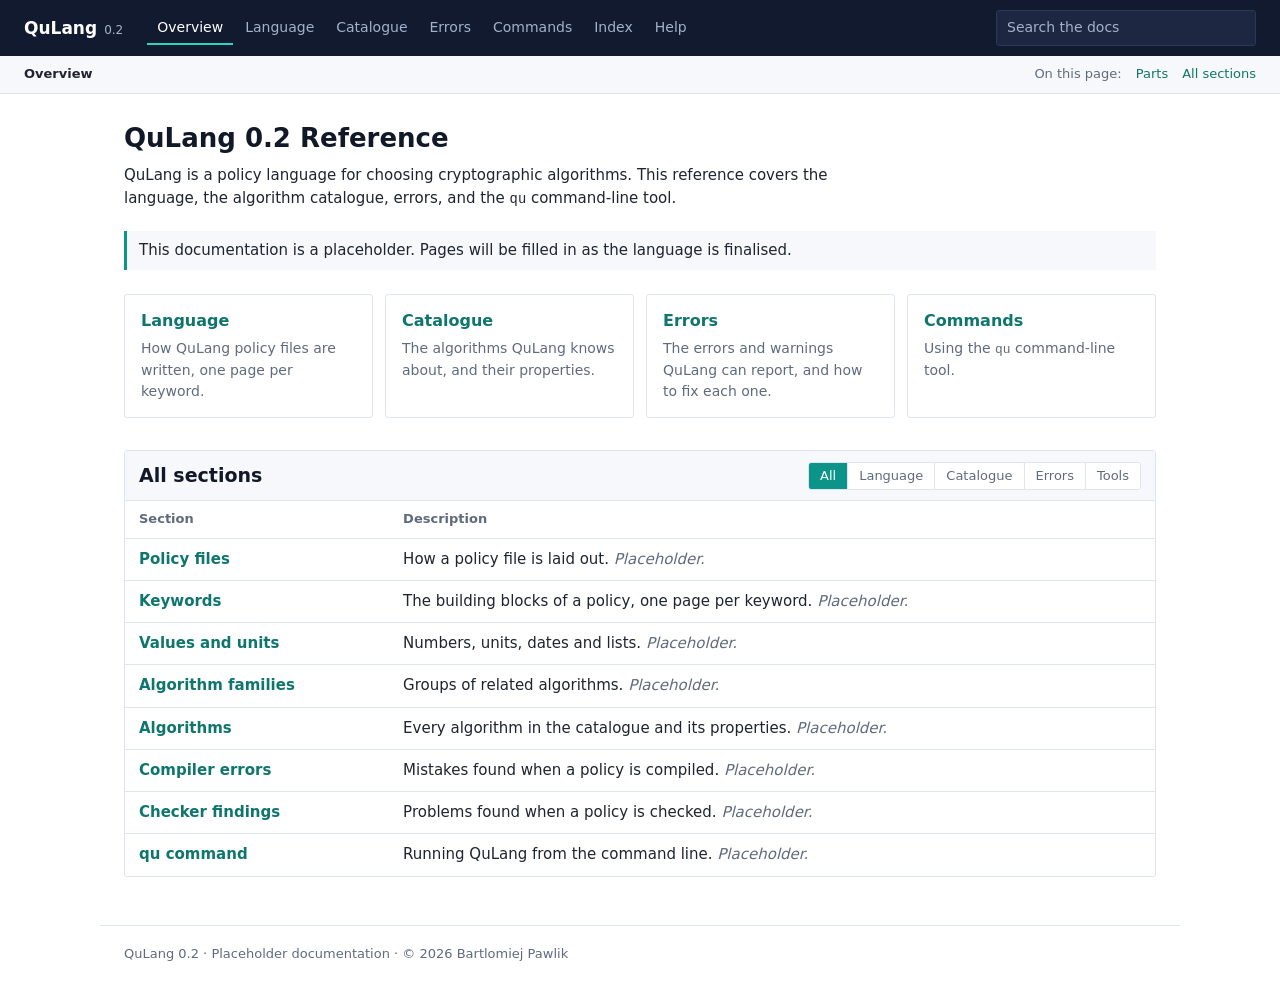
<file: index.html>
<!DOCTYPE html>
<html lang="en">
<head>
<meta charset="utf-8">
<meta name="viewport" content="width=device-width, initial-scale=1">
<title>Overview · QuLang 0.2</title>
<link rel="icon" href="assets/logo.svg" type="image/svg+xml">
<link rel="stylesheet" href="assets/style.css">
<script src="assets/search.js" defer></script>
</head>
<body data-root="">
<a class="skip" href="#main">Skip to content</a>
<header class="site-header">
  <div class="bar">
    <a class="brand" href="index.html"><span class="name">QuLang</span><span class="version">0.2</span></a>
    <nav class="mainnav" aria-label="Main">
      <a href="index.html" class="active" aria-current="page">Overview</a>
      <a href="language/index.html">Language</a>
      <a href="catalogue/index.html">Catalogue</a>
      <a href="errors/index.html">Errors</a>
      <a href="commands/index.html">Commands</a>
      <a href="index-all.html">Index</a>
      <a href="help.html">Help</a>
    </nav>
    <div class="search" role="search">
      <input id="search-input" type="search" placeholder="Search the docs" aria-label="Search the docs" autocomplete="off">
      <ul id="search-results" hidden></ul>
    </div>
  </div>
  <div class="subbar">
    <nav class="crumbs" aria-label="Breadcrumb"><span aria-current="page">Overview</span></nav>
    <nav class="onpage" aria-label="On this page"><span class="label">On this page</span><a href="#parts">Parts</a><a href="#sections">All sections</a></nav>
  </div>
</header>

<main id="main" class="page">
  <h1>QuLang 0.2 Reference</h1>
  <p class="lead">QuLang is a policy language for choosing cryptographic algorithms. This reference covers the language, the algorithm catalogue, errors, and the <code>qu</code> command-line tool.</p>

  <p class="notice">This documentation is a placeholder. Pages will be filled in as the language is finalised.</p>

  <section id="parts" class="cards" aria-label="Parts of the documentation">
    <a class="card" href="language/index.html">
      <h3>Language</h3>
      <p>How QuLang policy files are written, one page per keyword.</p>
    </a>
    <a class="card" href="catalogue/index.html">
      <h3>Catalogue</h3>
      <p>The algorithms QuLang knows about, and their properties.</p>
    </a>
    <a class="card" href="errors/index.html">
      <h3>Errors</h3>
      <p>The errors and warnings QuLang can report, and how to fix each one.</p>
    </a>
    <a class="card" href="commands/index.html">
      <h3>Commands</h3>
      <p>Using the <code>qu</code> command-line tool.</p>
    </a>
  </section>

  <section class="panel" id="sections">
    <div class="panel-head">
      <h2>All sections</h2>
      <div class="segmented" role="tablist" aria-label="Filter sections" data-table="overview-table">
        <button role="tab" aria-selected="true" data-filter="all">All</button>
        <button role="tab" aria-selected="false" data-filter="language">Language</button>
        <button role="tab" aria-selected="false" data-filter="catalogue">Catalogue</button>
        <button role="tab" aria-selected="false" data-filter="errors">Errors</button>
        <button role="tab" aria-selected="false" data-filter="tools">Tools</button>
      </div>
    </div>
    <table class="summary" id="overview-table">
      <thead><tr><th scope="col">Section</th><th scope="col">Description</th></tr></thead>
      <tbody>
        <tr data-group="language"><td><a href="language/index.html">Policy files</a></td><td>How a policy file is laid out. <span class="placeholder">Placeholder.</span></td></tr>
        <tr data-group="language"><td><a href="language/index.html">Keywords</a></td><td>The building blocks of a policy, one page per keyword. <span class="placeholder">Placeholder.</span></td></tr>
        <tr data-group="language"><td><a href="language/index.html">Values and units</a></td><td>Numbers, units, dates and lists. <span class="placeholder">Placeholder.</span></td></tr>
        <tr data-group="catalogue"><td><a href="catalogue/index.html">Algorithm families</a></td><td>Groups of related algorithms. <span class="placeholder">Placeholder.</span></td></tr>
        <tr data-group="catalogue"><td><a href="catalogue/index.html">Algorithms</a></td><td>Every algorithm in the catalogue and its properties. <span class="placeholder">Placeholder.</span></td></tr>
        <tr data-group="errors"><td><a href="errors/index.html">Compiler errors</a></td><td>Mistakes found when a policy is compiled. <span class="placeholder">Placeholder.</span></td></tr>
        <tr data-group="errors"><td><a href="errors/index.html#findings">Checker findings</a></td><td>Problems found when a policy is checked. <span class="placeholder">Placeholder.</span></td></tr>
        <tr data-group="tools"><td><a href="commands/index.html">qu command</a></td><td>Running QuLang from the command line. <span class="placeholder">Placeholder.</span></td></tr>
      </tbody>
    </table>
  </section>
</main>

<footer class="site-footer">QuLang 0.2 &middot; Placeholder documentation &middot; &copy; 2026 Bartlomiej Pawlik</footer>
</body>
</html>
</file>
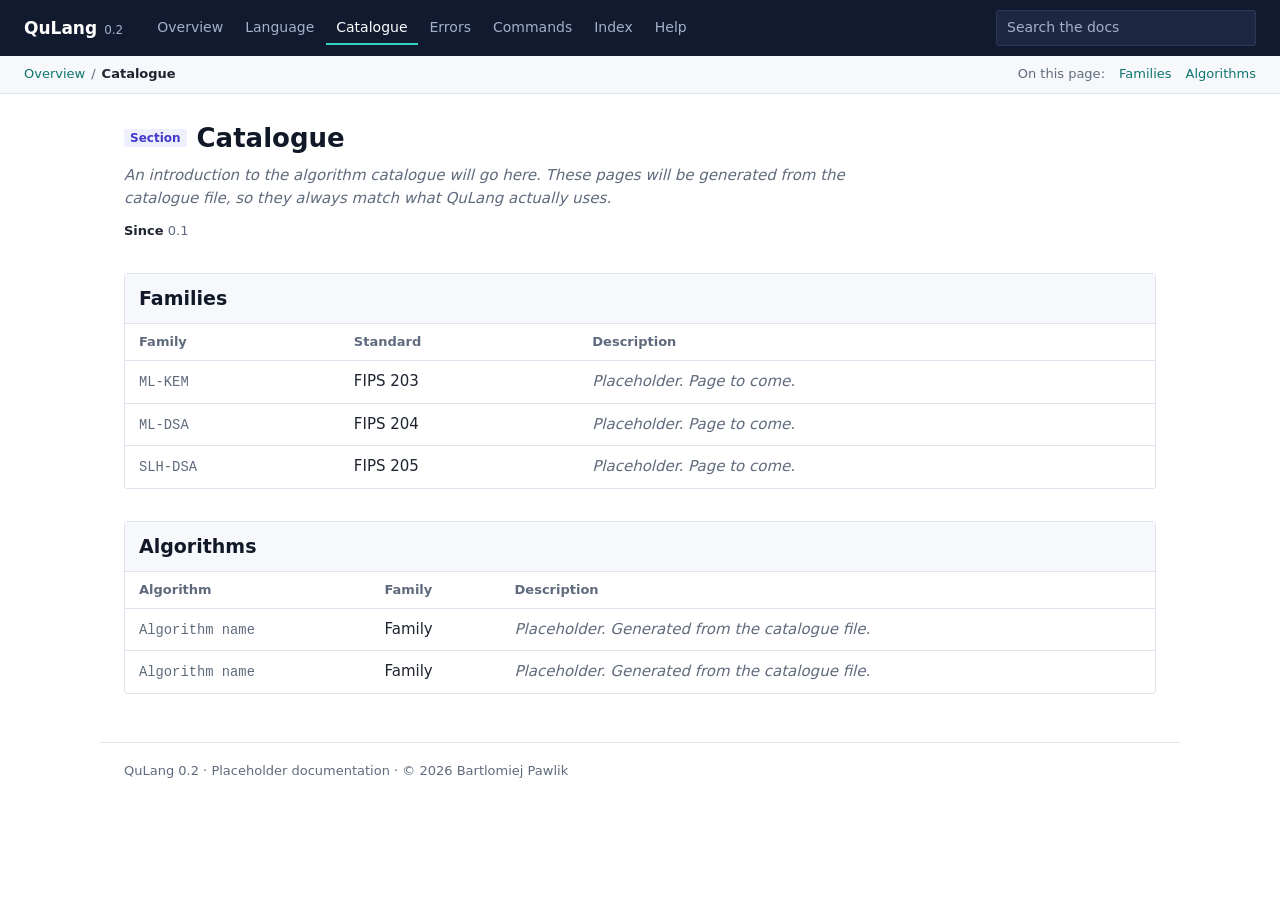
<file: catalogue/index.html>
<!DOCTYPE html>
<html lang="en">
<head>
<meta charset="utf-8">
<meta name="viewport" content="width=device-width, initial-scale=1">
<title>Catalogue · QuLang 0.2</title>
<link rel="icon" href="../assets/logo.svg" type="image/svg+xml">
<link rel="stylesheet" href="../assets/style.css">
<script src="../assets/search.js" defer></script>
</head>
<body data-root="../">
<a class="skip" href="#main">Skip to content</a>
<header class="site-header">
  <div class="bar">
    <a class="brand" href="../index.html"><span class="name">QuLang</span><span class="version">0.2</span></a>
    <nav class="mainnav" aria-label="Main">
      <a href="../index.html">Overview</a>
      <a href="../language/index.html">Language</a>
      <a href="index.html" class="active" aria-current="page">Catalogue</a>
      <a href="../errors/index.html">Errors</a>
      <a href="../commands/index.html">Commands</a>
      <a href="../index-all.html">Index</a>
      <a href="../help.html">Help</a>
    </nav>
    <div class="search" role="search">
      <input id="search-input" type="search" placeholder="Search the docs" aria-label="Search the docs" autocomplete="off">
      <ul id="search-results" hidden></ul>
    </div>
  </div>
  <div class="subbar">
    <nav class="crumbs" aria-label="Breadcrumb"><a href="../index.html">Overview</a><span class="sep">/</span><span aria-current="page">Catalogue</span></nav>
    <nav class="onpage" aria-label="On this page"><span class="label">On this page</span><a href="#families">Families</a><a href="#algorithms">Algorithms</a></nav>
  </div>
</header>

<main id="main" class="page">
  <div class="title-row"><span class="kind kind-section">Section</span><h1>Catalogue</h1></div>
  <p class="lead placeholder">An introduction to the algorithm catalogue will go here. These pages will be generated from the catalogue file, so they always match what QuLang actually uses.</p>
  <div class="meta"><span><b>Since</b> 0.1</span></div>

  <section class="panel" id="families">
    <div class="panel-head"><h2>Families</h2></div>
    <table class="summary">
      <thead><tr><th scope="col">Family</th><th scope="col">Standard</th><th scope="col">Description</th></tr></thead>
      <tbody>
        <tr><td><code class="todo">ML-KEM</code></td><td>FIPS 203</td><td class="placeholder">Placeholder. Page to come.</td></tr>
        <tr><td><code class="todo">ML-DSA</code></td><td>FIPS 204</td><td class="placeholder">Placeholder. Page to come.</td></tr>
        <tr><td><code class="todo">SLH-DSA</code></td><td>FIPS 205</td><td class="placeholder">Placeholder. Page to come.</td></tr>
      </tbody>
    </table>
  </section>

  <section class="panel" id="algorithms">
    <div class="panel-head"><h2>Algorithms</h2></div>
    <table class="summary">
      <thead><tr><th scope="col">Algorithm</th><th scope="col">Family</th><th scope="col">Description</th></tr></thead>
      <tbody>
        <tr><td><code class="todo">Algorithm name</code></td><td>Family</td><td class="placeholder">Placeholder. Generated from the catalogue file.</td></tr>
        <tr><td><code class="todo">Algorithm name</code></td><td>Family</td><td class="placeholder">Placeholder. Generated from the catalogue file.</td></tr>
      </tbody>
    </table>
  </section>
</main>

<footer class="site-footer">QuLang 0.2 &middot; Placeholder documentation &middot; &copy; 2026 Bartlomiej Pawlik</footer>
</body>
</html>
</file>
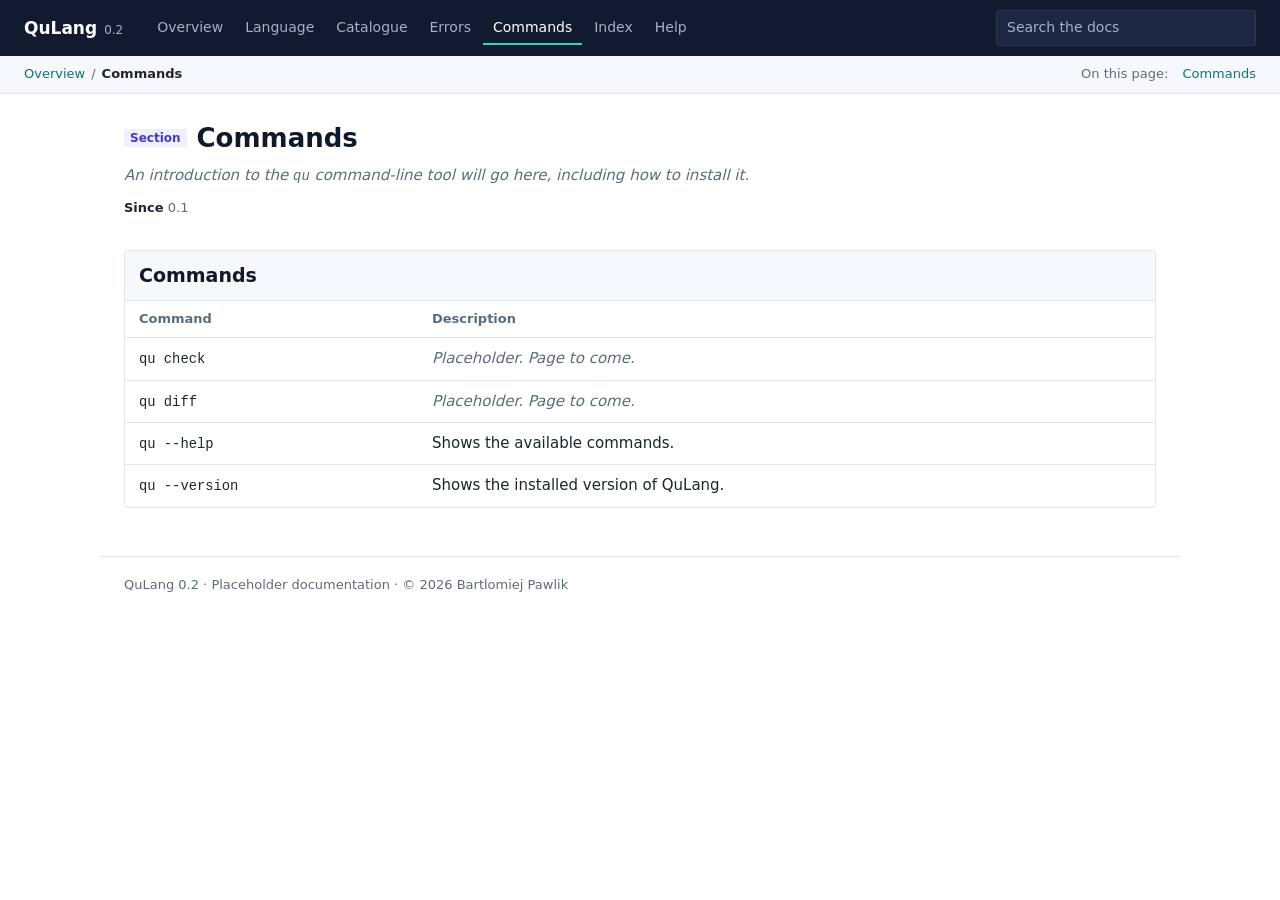
<file: commands/index.html>
<!DOCTYPE html>
<html lang="en">
<head>
<meta charset="utf-8">
<meta name="viewport" content="width=device-width, initial-scale=1">
<title>Commands · QuLang 0.2</title>
<link rel="icon" href="../assets/logo.svg" type="image/svg+xml">
<link rel="stylesheet" href="../assets/style.css">
<script src="../assets/search.js" defer></script>
</head>
<body data-root="../">
<a class="skip" href="#main">Skip to content</a>
<header class="site-header">
  <div class="bar">
    <a class="brand" href="../index.html"><span class="name">QuLang</span><span class="version">0.2</span></a>
    <nav class="mainnav" aria-label="Main">
      <a href="../index.html">Overview</a>
      <a href="../language/index.html">Language</a>
      <a href="../catalogue/index.html">Catalogue</a>
      <a href="../errors/index.html">Errors</a>
      <a href="index.html" class="active" aria-current="page">Commands</a>
      <a href="../index-all.html">Index</a>
      <a href="../help.html">Help</a>
    </nav>
    <div class="search" role="search">
      <input id="search-input" type="search" placeholder="Search the docs" aria-label="Search the docs" autocomplete="off">
      <ul id="search-results" hidden></ul>
    </div>
  </div>
  <div class="subbar">
    <nav class="crumbs" aria-label="Breadcrumb"><a href="../index.html">Overview</a><span class="sep">/</span><span aria-current="page">Commands</span></nav>
    <nav class="onpage" aria-label="On this page"><span class="label">On this page</span><a href="#commands">Commands</a></nav>
  </div>
</header>

<main id="main" class="page">
  <div class="title-row"><span class="kind kind-section">Section</span><h1>Commands</h1></div>
  <p class="lead placeholder">An introduction to the <code>qu</code> command-line tool will go here, including how to install it.</p>
  <div class="meta"><span><b>Since</b> 0.1</span></div>

  <section class="panel" id="commands">
    <div class="panel-head"><h2>Commands</h2></div>
    <table class="summary">
      <thead><tr><th scope="col">Command</th><th scope="col">Description</th></tr></thead>
      <tbody>
        <tr id="check"><td><code>qu check</code></td><td class="placeholder">Placeholder. Page to come.</td></tr>
        <tr id="diff"><td><code>qu diff</code></td><td class="placeholder">Placeholder. Page to come.</td></tr>
        <tr><td><code>qu --help</code></td><td>Shows the available commands.</td></tr>
        <tr><td><code>qu --version</code></td><td>Shows the installed version of QuLang.</td></tr>
      </tbody>
    </table>
  </section>
</main>

<footer class="site-footer">QuLang 0.2 &middot; Placeholder documentation &middot; &copy; 2026 Bartlomiej Pawlik</footer>
</body>
</html>
</file>
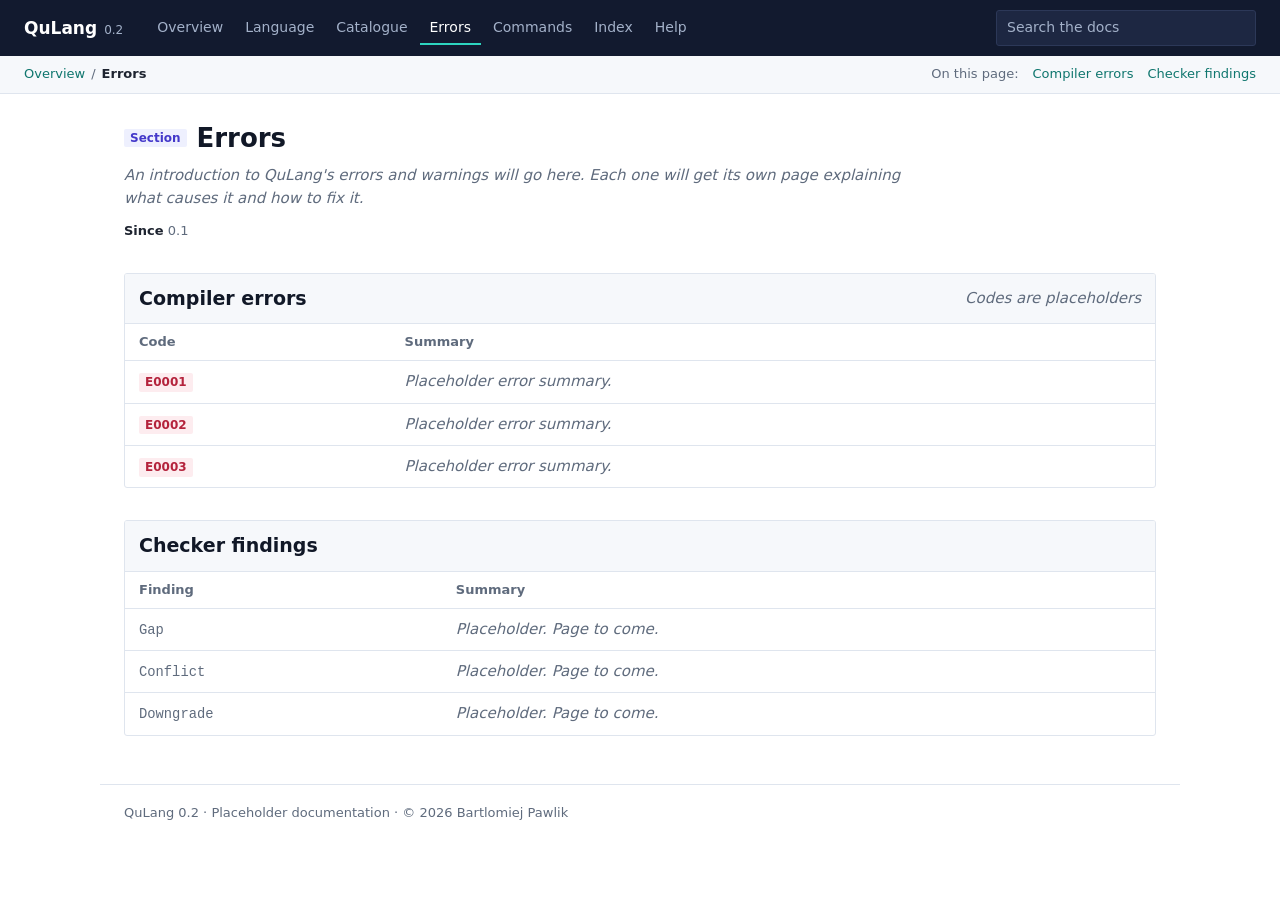
<file: errors/index.html>
<!DOCTYPE html>
<html lang="en">
<head>
<meta charset="utf-8">
<meta name="viewport" content="width=device-width, initial-scale=1">
<title>Errors · QuLang 0.2</title>
<link rel="icon" href="../assets/logo.svg" type="image/svg+xml">
<link rel="stylesheet" href="../assets/style.css">
<script src="../assets/search.js" defer></script>
</head>
<body data-root="../">
<a class="skip" href="#main">Skip to content</a>
<header class="site-header">
  <div class="bar">
    <a class="brand" href="../index.html"><span class="name">QuLang</span><span class="version">0.2</span></a>
    <nav class="mainnav" aria-label="Main">
      <a href="../index.html">Overview</a>
      <a href="../language/index.html">Language</a>
      <a href="../catalogue/index.html">Catalogue</a>
      <a href="index.html" class="active" aria-current="page">Errors</a>
      <a href="../commands/index.html">Commands</a>
      <a href="../index-all.html">Index</a>
      <a href="../help.html">Help</a>
    </nav>
    <div class="search" role="search">
      <input id="search-input" type="search" placeholder="Search the docs" aria-label="Search the docs" autocomplete="off">
      <ul id="search-results" hidden></ul>
    </div>
  </div>
  <div class="subbar">
    <nav class="crumbs" aria-label="Breadcrumb"><a href="../index.html">Overview</a><span class="sep">/</span><span aria-current="page">Errors</span></nav>
    <nav class="onpage" aria-label="On this page"><span class="label">On this page</span><a href="#compiler">Compiler errors</a><a href="#findings">Checker findings</a></nav>
  </div>
</header>

<main id="main" class="page">
  <div class="title-row"><span class="kind kind-section">Section</span><h1>Errors</h1></div>
  <p class="lead placeholder">An introduction to QuLang's errors and warnings will go here. Each one will get its own page explaining what causes it and how to fix it.</p>
  <div class="meta"><span><b>Since</b> 0.1</span></div>

  <section class="panel" id="compiler">
    <div class="panel-head"><h2>Compiler errors</h2><span class="placeholder">Codes are placeholders</span></div>
    <table class="summary">
      <thead><tr><th scope="col">Code</th><th scope="col">Summary</th></tr></thead>
      <tbody>
        <tr><td><span class="kind kind-error">E0001</span></td><td class="placeholder">Placeholder error summary.</td></tr>
        <tr><td><span class="kind kind-error">E0002</span></td><td class="placeholder">Placeholder error summary.</td></tr>
        <tr><td><span class="kind kind-error">E0003</span></td><td class="placeholder">Placeholder error summary.</td></tr>
      </tbody>
    </table>
  </section>

  <section class="panel" id="findings">
    <div class="panel-head"><h2>Checker findings</h2></div>
    <table class="summary">
      <thead><tr><th scope="col">Finding</th><th scope="col">Summary</th></tr></thead>
      <tbody>
        <tr><td><code class="todo">Gap</code></td><td class="placeholder">Placeholder. Page to come.</td></tr>
        <tr><td><code class="todo">Conflict</code></td><td class="placeholder">Placeholder. Page to come.</td></tr>
        <tr><td><code class="todo">Downgrade</code></td><td class="placeholder">Placeholder. Page to come.</td></tr>
      </tbody>
    </table>
  </section>
</main>

<footer class="site-footer">QuLang 0.2 &middot; Placeholder documentation &middot; &copy; 2026 Bartlomiej Pawlik</footer>
</body>
</html>
</file>
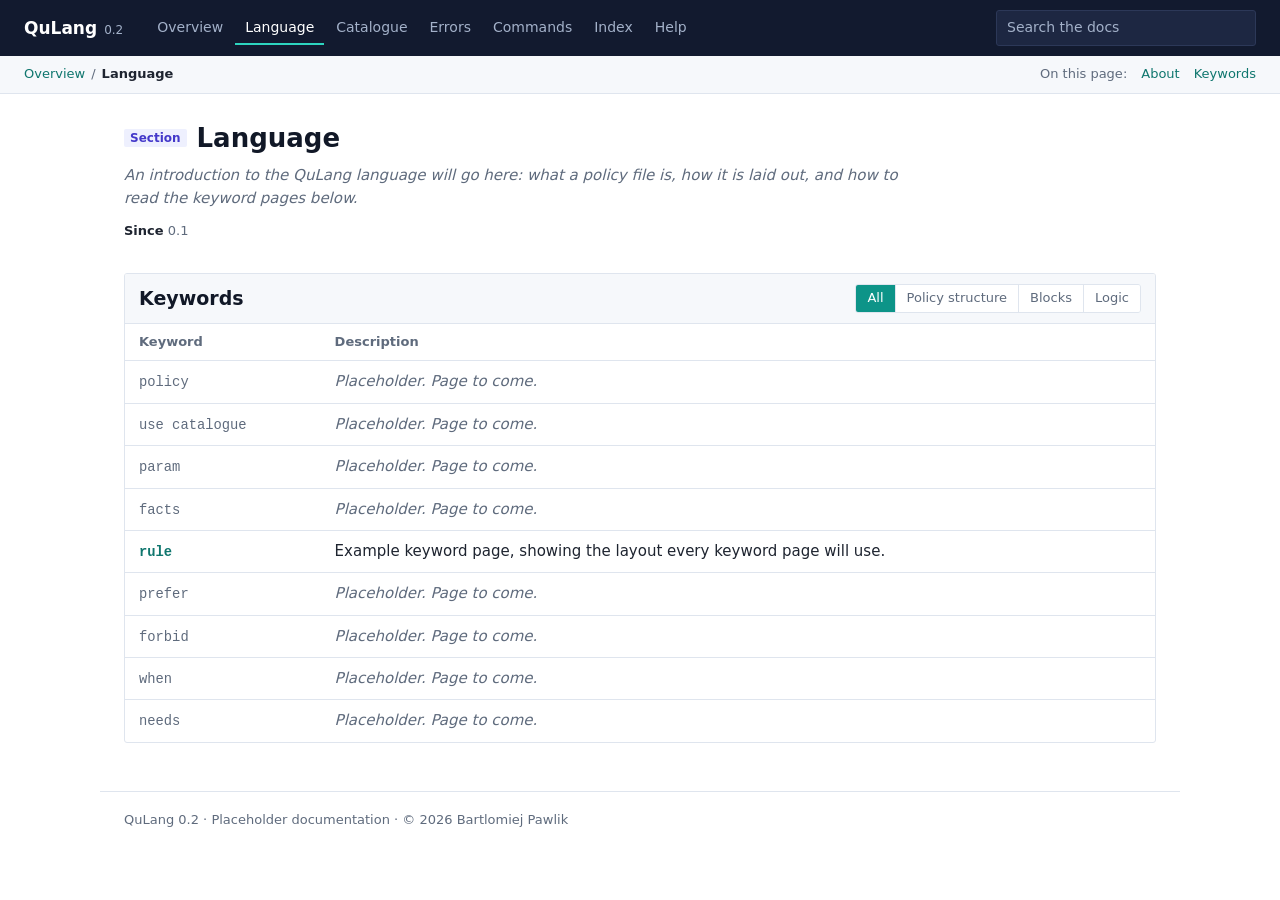
<file: language/index.html>
<!DOCTYPE html>
<html lang="en">
<head>
<meta charset="utf-8">
<meta name="viewport" content="width=device-width, initial-scale=1">
<title>Language · QuLang 0.2</title>
<link rel="icon" href="../assets/logo.svg" type="image/svg+xml">
<link rel="stylesheet" href="../assets/style.css">
<script src="../assets/search.js" defer></script>
</head>
<body data-root="../">
<a class="skip" href="#main">Skip to content</a>
<header class="site-header">
  <div class="bar">
    <a class="brand" href="../index.html"><span class="name">QuLang</span><span class="version">0.2</span></a>
    <nav class="mainnav" aria-label="Main">
      <a href="../index.html">Overview</a>
      <a href="index.html" class="active" aria-current="page">Language</a>
      <a href="../catalogue/index.html">Catalogue</a>
      <a href="../errors/index.html">Errors</a>
      <a href="../commands/index.html">Commands</a>
      <a href="../index-all.html">Index</a>
      <a href="../help.html">Help</a>
    </nav>
    <div class="search" role="search">
      <input id="search-input" type="search" placeholder="Search the docs" aria-label="Search the docs" autocomplete="off">
      <ul id="search-results" hidden></ul>
    </div>
  </div>
  <div class="subbar">
    <nav class="crumbs" aria-label="Breadcrumb"><a href="../index.html">Overview</a><span class="sep">/</span><span aria-current="page">Language</span></nav>
    <nav class="onpage" aria-label="On this page"><span class="label">On this page</span><a href="#about">About</a><a href="#keywords">Keywords</a></nav>
  </div>
</header>

<main id="main" class="page">
  <div class="title-row"><span class="kind kind-section">Section</span><h1>Language</h1></div>
  <p class="lead placeholder" id="about">An introduction to the QuLang language will go here: what a policy file is, how it is laid out, and how to read the keyword pages below.</p>
  <div class="meta"><span><b>Since</b> 0.1</span></div>

  <section class="panel" id="keywords">
    <div class="panel-head">
      <h2>Keywords</h2>
      <div class="segmented" role="tablist" aria-label="Filter keywords" data-table="keyword-table">
        <button role="tab" aria-selected="true" data-filter="all">All</button>
        <button role="tab" aria-selected="false" data-filter="structure">Policy structure</button>
        <button role="tab" aria-selected="false" data-filter="blocks">Blocks</button>
        <button role="tab" aria-selected="false" data-filter="logic">Logic</button>
      </div>
    </div>
    <table class="summary" id="keyword-table">
      <thead><tr><th scope="col">Keyword</th><th scope="col">Description</th></tr></thead>
      <tbody>
        <tr data-group="structure"><td><code class="todo">policy</code></td><td class="placeholder">Placeholder. Page to come.</td></tr>
        <tr data-group="structure"><td><code class="todo">use catalogue</code></td><td class="placeholder">Placeholder. Page to come.</td></tr>
        <tr data-group="blocks"><td><code class="todo">param</code></td><td class="placeholder">Placeholder. Page to come.</td></tr>
        <tr data-group="blocks"><td><code class="todo">facts</code></td><td class="placeholder">Placeholder. Page to come.</td></tr>
        <tr data-group="blocks"><td><a href="rule.html"><code>rule</code></a></td><td>Example keyword page, showing the layout every keyword page will use.</td></tr>
        <tr data-group="blocks"><td><code class="todo">prefer</code></td><td class="placeholder">Placeholder. Page to come.</td></tr>
        <tr data-group="blocks"><td><code class="todo">forbid</code></td><td class="placeholder">Placeholder. Page to come.</td></tr>
        <tr data-group="logic"><td><code class="todo">when</code></td><td class="placeholder">Placeholder. Page to come.</td></tr>
        <tr data-group="logic"><td><code class="todo">needs</code></td><td class="placeholder">Placeholder. Page to come.</td></tr>
      </tbody>
    </table>
  </section>
</main>

<footer class="site-footer">QuLang 0.2 &middot; Placeholder documentation &middot; &copy; 2026 Bartlomiej Pawlik</footer>
</body>
</html>
</file>
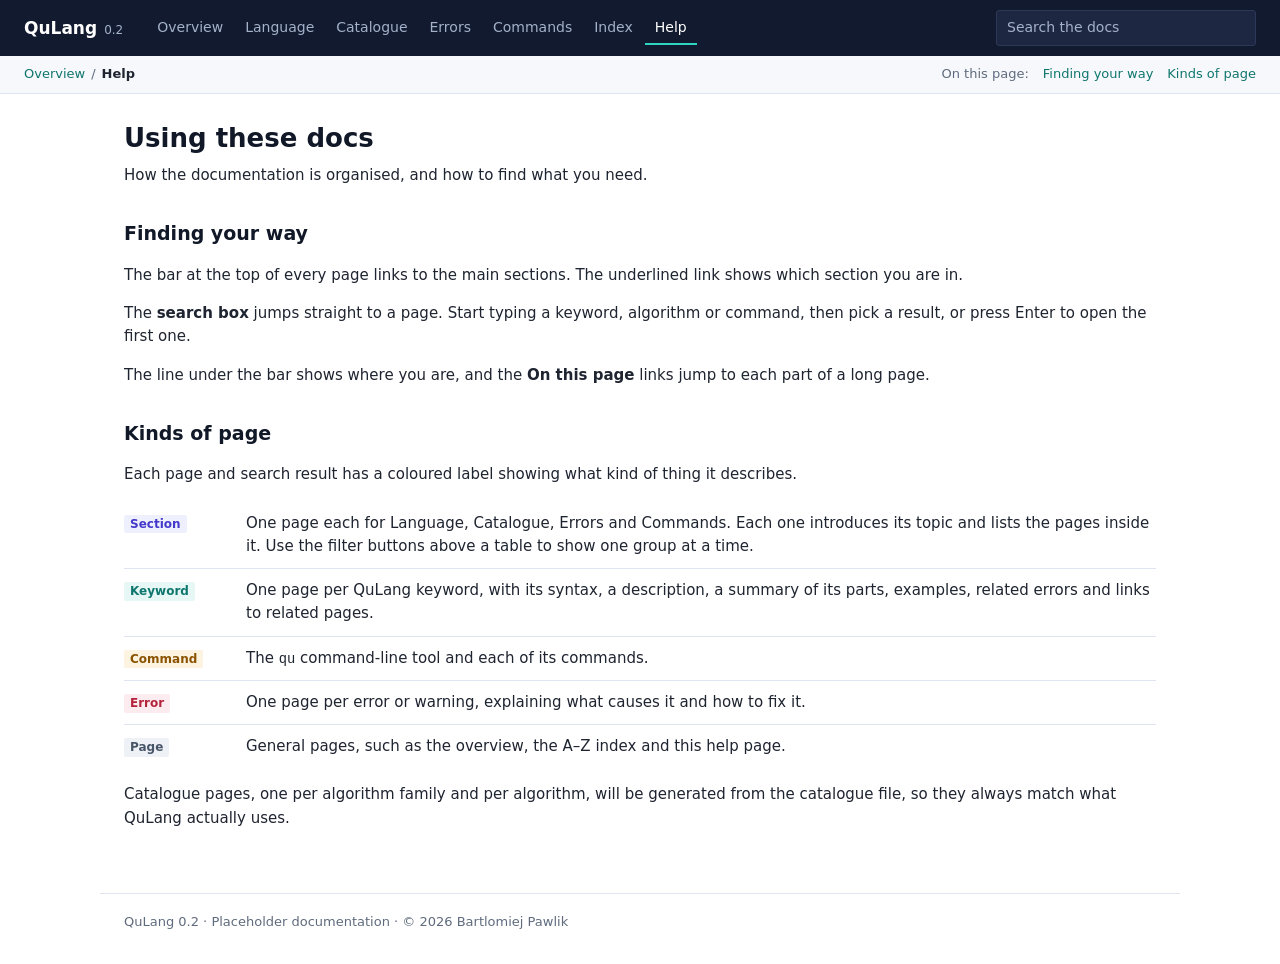
<file: help.html>
<!DOCTYPE html>
<html lang="en">
<head>
<meta charset="utf-8">
<meta name="viewport" content="width=device-width, initial-scale=1">
<title>Help · QuLang 0.2</title>
<link rel="icon" href="assets/logo.svg" type="image/svg+xml">
<link rel="stylesheet" href="assets/style.css">
<script src="assets/search.js" defer></script>
</head>
<body data-root="">
<a class="skip" href="#main">Skip to content</a>
<header class="site-header">
  <div class="bar">
    <a class="brand" href="index.html"><span class="name">QuLang</span><span class="version">0.2</span></a>
    <nav class="mainnav" aria-label="Main">
      <a href="index.html">Overview</a>
      <a href="language/index.html">Language</a>
      <a href="catalogue/index.html">Catalogue</a>
      <a href="errors/index.html">Errors</a>
      <a href="commands/index.html">Commands</a>
      <a href="index-all.html">Index</a>
      <a href="help.html" class="active" aria-current="page">Help</a>
    </nav>
    <div class="search" role="search">
      <input id="search-input" type="search" placeholder="Search the docs" aria-label="Search the docs" autocomplete="off">
      <ul id="search-results" hidden></ul>
    </div>
  </div>
  <div class="subbar">
    <nav class="crumbs" aria-label="Breadcrumb"><a href="index.html">Overview</a><span class="sep">/</span><span aria-current="page">Help</span></nav>
    <nav class="onpage" aria-label="On this page"><span class="label">On this page</span><a href="#finding">Finding your way</a><a href="#kinds">Kinds of page</a></nav>
  </div>
</header>

<main id="main" class="page">
  <h1>Using these docs</h1>
  <p class="lead">How the documentation is organised, and how to find what you need.</p>

  <section class="section" id="finding">
    <h2>Finding your way</h2>
    <p>The bar at the top of every page links to the main sections. The underlined link shows which section you are in.</p>
    <p>The <b>search box</b> jumps straight to a page. Start typing a keyword, algorithm or command, then pick a result, or press Enter to open the first one.</p>
    <p>The line under the bar shows where you are, and the <b>On this page</b> links jump to each part of a long page.</p>
  </section>

  <section class="section" id="kinds">
    <h2>Kinds of page</h2>
    <p>Each page and search result has a coloured label showing what kind of thing it describes.</p>
    <ul class="kinds">
      <li><span><span class="kind kind-section">Section</span></span><span>One page each for Language, Catalogue, Errors and Commands. Each one introduces its topic and lists the pages inside it. Use the filter buttons above a table to show one group at a time.</span></li>
      <li><span><span class="kind kind-keyword">Keyword</span></span><span>One page per QuLang keyword, with its syntax, a description, a summary of its parts, examples, related errors and links to related pages.</span></li>
      <li><span><span class="kind kind-command">Command</span></span><span>The <code>qu</code> command-line tool and each of its commands.</span></li>
      <li><span><span class="kind kind-error">Error</span></span><span>One page per error or warning, explaining what causes it and how to fix it.</span></li>
      <li><span><span class="kind kind-page">Page</span></span><span>General pages, such as the overview, the A&ndash;Z index and this help page.</span></li>
    </ul>
    <p>Catalogue pages, one per algorithm family and per algorithm, will be generated from the catalogue file, so they always match what QuLang actually uses.</p>
  </section>
</main>

<footer class="site-footer">QuLang 0.2 &middot; Placeholder documentation &middot; &copy; 2026 Bartlomiej Pawlik</footer>
</body>
</html>
</file>
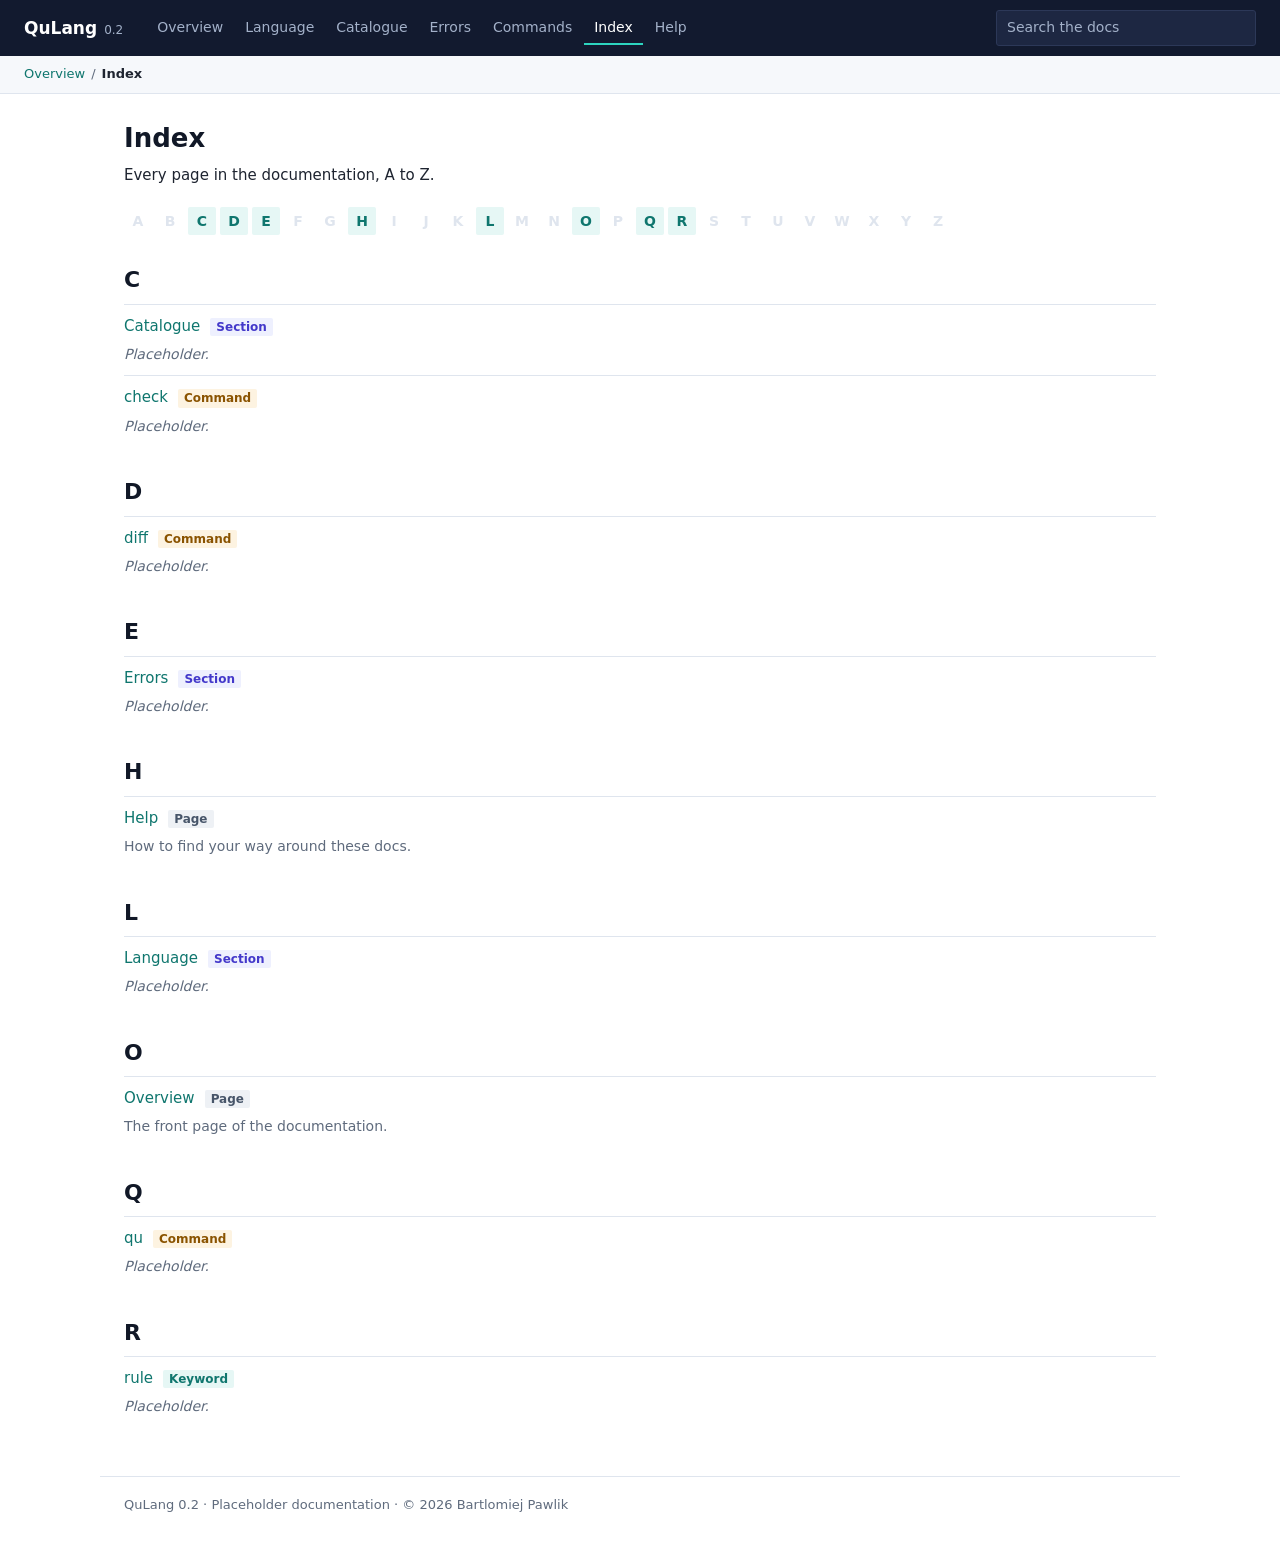
<file: index-all.html>
<!DOCTYPE html>
<html lang="en">
<head>
<meta charset="utf-8">
<meta name="viewport" content="width=device-width, initial-scale=1">
<title>Index · QuLang 0.2</title>
<link rel="icon" href="assets/logo.svg" type="image/svg+xml">
<link rel="stylesheet" href="assets/style.css">
<script src="assets/search.js" defer></script>
</head>
<body data-root="">
<a class="skip" href="#main">Skip to content</a>
<header class="site-header">
  <div class="bar">
    <a class="brand" href="index.html"><span class="name">QuLang</span><span class="version">0.2</span></a>
    <nav class="mainnav" aria-label="Main">
      <a href="index.html">Overview</a>
      <a href="language/index.html">Language</a>
      <a href="catalogue/index.html">Catalogue</a>
      <a href="errors/index.html">Errors</a>
      <a href="commands/index.html">Commands</a>
      <a href="index-all.html" class="active" aria-current="page">Index</a>
      <a href="help.html">Help</a>
    </nav>
    <div class="search" role="search">
      <input id="search-input" type="search" placeholder="Search the docs" aria-label="Search the docs" autocomplete="off">
      <ul id="search-results" hidden></ul>
    </div>
  </div>
  <div class="subbar">
    <nav class="crumbs" aria-label="Breadcrumb"><a href="index.html">Overview</a><span class="sep">/</span><span aria-current="page">Index</span></nav>
  </div>
</header>

<main id="main" class="page">
  <h1>Index</h1>
  <p class="lead">Every page in the documentation, A to Z.</p>

  <nav class="letters" aria-label="Letters">
    <span>A</span><span>B</span><a href="#C">C</a><a href="#D">D</a><a href="#E">E</a><span>F</span><span>G</span><a href="#H">H</a><span>I</span><span>J</span><span>K</span><a href="#L">L</a><span>M</span><span>N</span><a href="#O">O</a><span>P</span><a href="#Q">Q</a><a href="#R">R</a><span>S</span><span>T</span><span>U</span><span>V</span><span>W</span><span>X</span><span>Y</span><span>Z</span>
  </nav>

  <section class="index-group" id="C">
    <h2>C</h2>
    <ul class="entries">
      <li><a href="catalogue/index.html">Catalogue</a><span class="kind kind-section">Section</span><span class="desc placeholder">Placeholder.</span></li>
      <li><a href="commands/index.html#check">check</a><span class="kind kind-command">Command</span><span class="desc placeholder">Placeholder.</span></li>
    </ul>
  </section>

  <section class="index-group" id="D">
    <h2>D</h2>
    <ul class="entries">
      <li><a href="commands/index.html#diff">diff</a><span class="kind kind-command">Command</span><span class="desc placeholder">Placeholder.</span></li>
    </ul>
  </section>

  <section class="index-group" id="E">
    <h2>E</h2>
    <ul class="entries">
      <li><a href="errors/index.html">Errors</a><span class="kind kind-section">Section</span><span class="desc placeholder">Placeholder.</span></li>
    </ul>
  </section>

  <section class="index-group" id="H">
    <h2>H</h2>
    <ul class="entries">
      <li><a href="help.html">Help</a><span class="kind kind-page">Page</span><span class="desc">How to find your way around these docs.</span></li>
    </ul>
  </section>

  <section class="index-group" id="L">
    <h2>L</h2>
    <ul class="entries">
      <li><a href="language/index.html">Language</a><span class="kind kind-section">Section</span><span class="desc placeholder">Placeholder.</span></li>
    </ul>
  </section>

  <section class="index-group" id="O">
    <h2>O</h2>
    <ul class="entries">
      <li><a href="index.html">Overview</a><span class="kind kind-page">Page</span><span class="desc">The front page of the documentation.</span></li>
    </ul>
  </section>

  <section class="index-group" id="Q">
    <h2>Q</h2>
    <ul class="entries">
      <li><a href="commands/index.html">qu</a><span class="kind kind-command">Command</span><span class="desc placeholder">Placeholder.</span></li>
    </ul>
  </section>

  <section class="index-group" id="R">
    <h2>R</h2>
    <ul class="entries">
      <li><a href="language/rule.html">rule</a><span class="kind kind-keyword">Keyword</span><span class="desc placeholder">Placeholder.</span></li>
    </ul>
  </section>
</main>

<footer class="site-footer">QuLang 0.2 &middot; Placeholder documentation &middot; &copy; 2026 Bartlomiej Pawlik</footer>
</body>
</html>
</file>
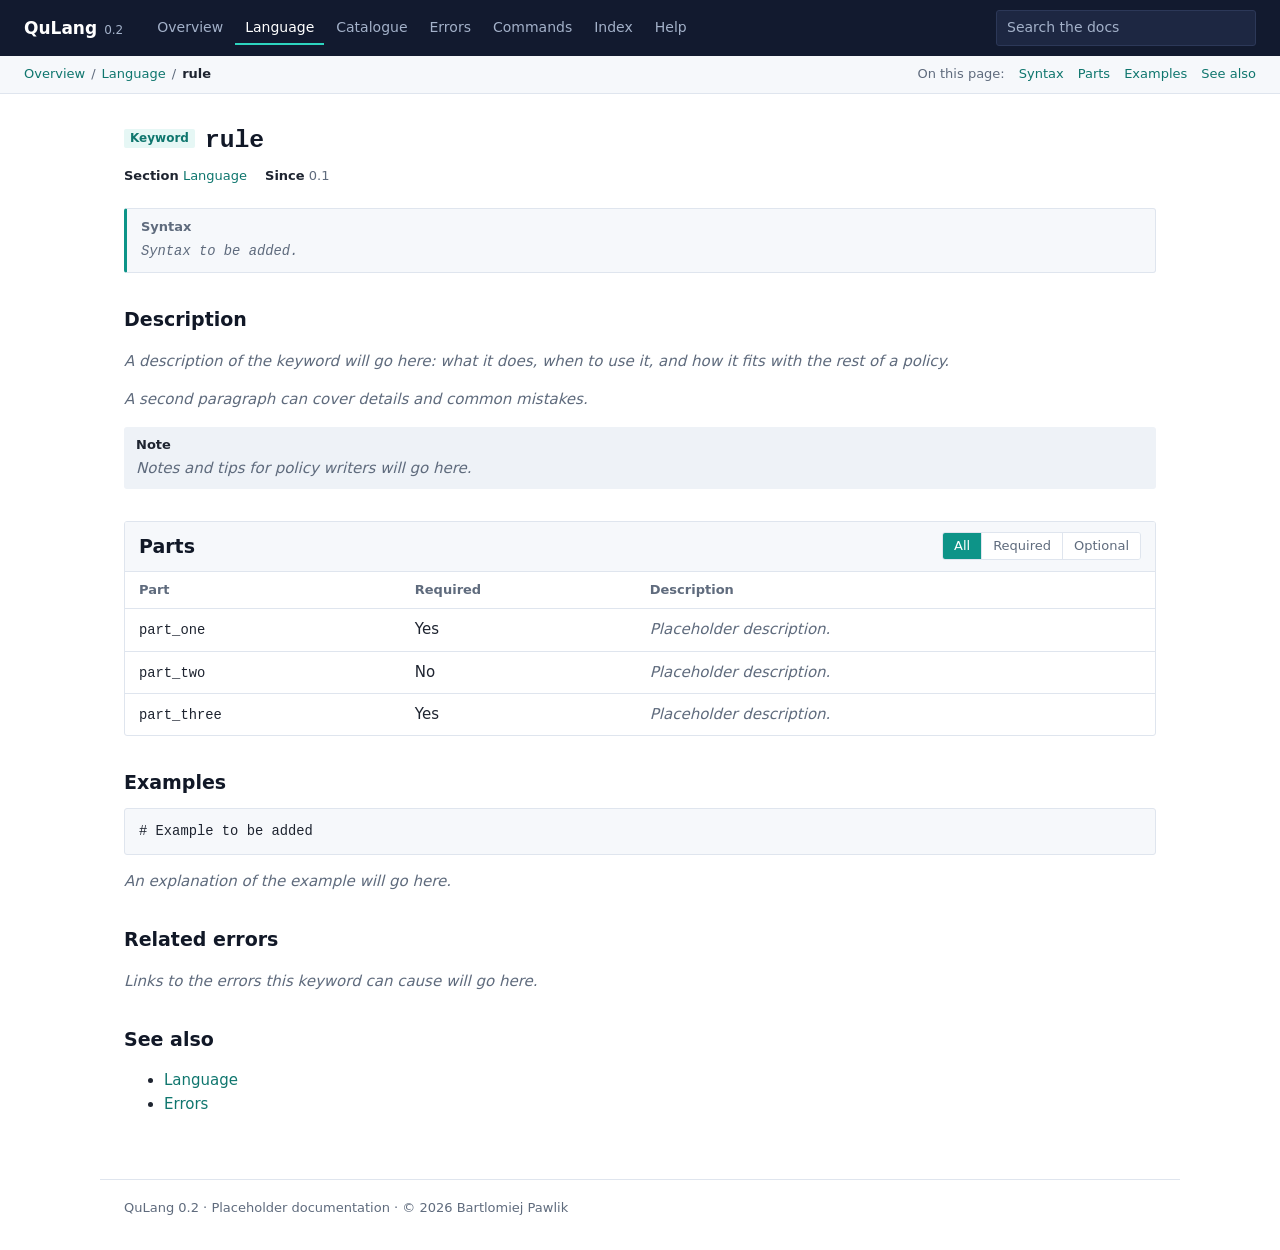
<file: language/rule.html>
<!DOCTYPE html>
<html lang="en">
<head>
<meta charset="utf-8">
<meta name="viewport" content="width=device-width, initial-scale=1">
<title>rule · QuLang 0.2</title>
<link rel="icon" href="../assets/logo.svg" type="image/svg+xml">
<link rel="stylesheet" href="../assets/style.css">
<script src="../assets/search.js" defer></script>
</head>
<body data-root="../">
<a class="skip" href="#main">Skip to content</a>
<header class="site-header">
  <div class="bar">
    <a class="brand" href="../index.html"><span class="name">QuLang</span><span class="version">0.2</span></a>
    <nav class="mainnav" aria-label="Main">
      <a href="../index.html">Overview</a>
      <a href="index.html" class="active">Language</a>
      <a href="../catalogue/index.html">Catalogue</a>
      <a href="../errors/index.html">Errors</a>
      <a href="../commands/index.html">Commands</a>
      <a href="../index-all.html">Index</a>
      <a href="../help.html">Help</a>
    </nav>
    <div class="search" role="search">
      <input id="search-input" type="search" placeholder="Search the docs" aria-label="Search the docs" autocomplete="off">
      <ul id="search-results" hidden></ul>
    </div>
  </div>
  <div class="subbar">
    <nav class="crumbs" aria-label="Breadcrumb"><a href="../index.html">Overview</a><span class="sep">/</span><a href="index.html">Language</a><span class="sep">/</span><span aria-current="page">rule</span></nav>
    <nav class="onpage" aria-label="On this page"><span class="label">On this page</span><a href="#syntax">Syntax</a><a href="#parts">Parts</a><a href="#examples">Examples</a><a href="#see-also">See also</a></nav>
  </div>
</header>

<main id="main" class="page">
  <div class="title-row"><span class="kind kind-keyword">Keyword</span><h1><code>rule</code></h1></div>
  <div class="meta"><span><b>Section</b> <a href="index.html">Language</a></span><span><b>Since</b> 0.1</span></div>

  <section class="syntax" id="syntax">
    <div class="label">Syntax</div>
    <pre><span class="placeholder">Syntax to be added.</span></pre>
  </section>

  <section class="section" id="description">
    <h2>Description</h2>
    <p class="placeholder">A description of the keyword will go here: what it does, when to use it, and how it fits with the rest of a policy.</p>
    <p class="placeholder">A second paragraph can cover details and common mistakes.</p>
    <aside class="callout"><b>Note</b><span class="placeholder">Notes and tips for policy writers will go here.</span></aside>
  </section>

  <section class="panel" id="parts">
    <div class="panel-head">
      <h2>Parts</h2>
      <div class="segmented" role="tablist" aria-label="Filter parts" data-table="part-table">
        <button role="tab" aria-selected="true" data-filter="all">All</button>
        <button role="tab" aria-selected="false" data-filter="required">Required</button>
        <button role="tab" aria-selected="false" data-filter="optional">Optional</button>
      </div>
    </div>
    <table class="summary" id="part-table">
      <thead><tr><th scope="col">Part</th><th scope="col">Required</th><th scope="col">Description</th></tr></thead>
      <tbody>
        <tr data-group="required"><td><code>part_one</code></td><td>Yes</td><td class="placeholder">Placeholder description.</td></tr>
        <tr data-group="optional"><td><code>part_two</code></td><td>No</td><td class="placeholder">Placeholder description.</td></tr>
        <tr data-group="required"><td><code>part_three</code></td><td>Yes</td><td class="placeholder">Placeholder description.</td></tr>
      </tbody>
    </table>
  </section>

  <section class="section" id="examples">
    <h2>Examples</h2>
    <pre class="example"># Example to be added</pre>
    <p class="placeholder">An explanation of the example will go here.</p>
  </section>

  <section class="section" id="errors">
    <h2>Related errors</h2>
    <p class="placeholder">Links to the errors this keyword can cause will go here.</p>
  </section>

  <section class="section" id="see-also">
    <h2>See also</h2>
    <ul>
      <li><a href="index.html">Language</a></li>
      <li><a href="../errors/index.html">Errors</a></li>
    </ul>
  </section>
</main>

<footer class="site-footer">QuLang 0.2 &middot; Placeholder documentation &middot; &copy; 2026 Bartlomiej Pawlik</footer>
</body>
</html>
</file>
<file: assets/style.css>
/* QuLang documentation styles. */

:root {
    --bg: #ffffff;
    --surface: #f6f8fb;
    --surface-2: #eef2f7;
    --border: #dfe5ee;
    --text: #1e2430;
    --muted: #5f6b7d;
    --heading: #111827;
    --bar: #121a2f;
    --bar-text: #d9e2f2;
    --bar-muted: #a3b1c9;
    --bar-field: #1d2742;
    --accent: #0d9488;
    --accent-bright: #2dd4bf;
    --accent-soft: #e6f7f5;
    --link: #0f766e;
    --link-hover: #115e59;

    --keyword-bg: #e6f7f5;  --keyword-fg: #0f766e;
    --section-bg: #eef0fe;  --section-fg: #4338ca;
    --command-bg: #fdf3e1;  --command-fg: #8a5300;
    --error-bg: #fdecef;    --error-fg: #b4233c;
    --page-bg: #eef1f5;     --page-fg: #475569;

    --radius: 3px;
    --font: system-ui, -apple-system, "Segoe UI", Roboto, "Helvetica Neue", Arial, sans-serif;
    --mono: ui-monospace, "Cascadia Code", "SF Mono", Consolas, "Liberation Mono", monospace;
}

@media (prefers-color-scheme: dark) {
    :root {
        --bg: #0f1422;
        --surface: #161d2e;
        --surface-2: #1d2639;
        --border: #2a3550;
        --text: #dbe3f0;
        --muted: #94a3b8;
        --heading: #f1f5f9;
        --bar: #0a0f1c;
        --bar-field: #161f36;
        --accent: #2dd4bf;
        --accent-soft: rgba(45, 212, 191, 0.12);
        --link: #5eead4;
        --link-hover: #99f6e4;

        --keyword-bg: rgba(45, 212, 191, 0.14);  --keyword-fg: #5eead4;
        --section-bg: rgba(129, 140, 248, 0.16); --section-fg: #a5b4fc;
        --command-bg: rgba(251, 191, 36, 0.14);  --command-fg: #fcd34d;
        --error-bg: rgba(251, 113, 133, 0.14);   --error-fg: #fda4af;
        --page-bg: rgba(148, 163, 184, 0.16);    --page-fg: #cbd5e1;
    }
}

* { box-sizing: border-box; }

html { color-scheme: light dark; }

body {
    margin: 0;
    font-family: var(--font);
    font-size: 15px;
    line-height: 1.55;
    color: var(--text);
    background: var(--bg);
}

a { color: var(--link); text-decoration: none; }
a:hover, a:focus-visible { color: var(--link-hover); text-decoration: underline; }

code, pre { font-family: var(--mono); font-size: 0.92em; }

:focus-visible { outline: 2px solid var(--accent); outline-offset: 2px; }

.skip { position: absolute; left: -9999px; }
.skip:focus { left: 12px; top: 12px; z-index: 100; background: var(--bg); padding: 6px 10px; }

/* Keep in-page link targets from hiding under the sticky header. */
[id] { scroll-margin-top: 110px; }

/* ---- Header ---- */

.site-header { position: sticky; top: 0; z-index: 10; }

.bar {
    display: flex;
    flex-wrap: wrap;
    align-items: center;
    gap: 8px 24px;
    background: var(--bar);
    padding: 10px 24px;
}

.brand { display: flex; align-items: baseline; gap: 7px; color: #ffffff; }
.brand:hover, .brand:focus-visible { color: #ffffff; text-decoration: none; }
.brand .name { font-weight: 700; font-size: 17px; }
.version { font-size: 12px; color: var(--bar-muted); }

.mainnav { display: flex; flex-wrap: wrap; gap: 2px; }

.mainnav a {
    color: var(--bar-muted);
    font-size: 14px;
    padding: 6px 10px;
}

.mainnav a:hover, .mainnav a:focus-visible { color: #ffffff; text-decoration: none; }
.mainnav a.active { color: #ffffff; box-shadow: inset 0 -2px 0 var(--accent-bright); }

.subbar {
    display: flex;
    flex-wrap: wrap;
    justify-content: space-between;
    align-items: center;
    gap: 6px 24px;
    background: var(--surface);
    border-bottom: 1px solid var(--border);
    padding: 8px 24px;
    font-size: 13px;
    min-height: 38px;
}

.crumbs { color: var(--muted); }
.crumbs .sep { margin: 0 6px; color: var(--muted); }
.crumbs [aria-current] { color: var(--text); font-weight: 600; }

.onpage { display: flex; flex-wrap: wrap; align-items: center; gap: 4px 14px; }
.onpage .label { color: var(--muted); }
.onpage .label::after { content: ":"; }

/* ---- Search ---- */

.search { position: relative; margin-left: auto; }

.search input {
    width: 260px;
    padding: 6px 10px;
    border: 1px solid #2c3858;
    border-radius: var(--radius);
    background: var(--bar-field);
    color: #ffffff;
    font: inherit;
    font-size: 14px;
}

.search input::placeholder { color: var(--bar-muted); }
.search input:focus { outline: none; border-color: var(--accent-bright); }

#search-results {
    position: absolute;
    right: 0;
    top: calc(100% + 4px);
    width: 340px;
    margin: 0;
    padding: 4px 0;
    list-style: none;
    background: var(--bg);
    border: 1px solid var(--border);
    border-radius: var(--radius);
    box-shadow: 0 6px 16px rgba(10, 15, 28, 0.2);
}

#search-results a {
    display: flex;
    justify-content: space-between;
    align-items: center;
    gap: 10px;
    padding: 6px 10px;
    color: var(--text);
}

#search-results li.selected a, #search-results a:hover { background: var(--surface-2); text-decoration: none; }
#search-results .none { padding: 6px 10px; color: var(--muted); }

/* ---- Kind labels ---- */

.kind {
    display: inline-block;
    font-size: 12px;
    font-weight: 600;
    padding: 0 6px;
    border-radius: 2px;
    white-space: nowrap;
}

.kind-keyword { background: var(--keyword-bg); color: var(--keyword-fg); }
.kind-section { background: var(--section-bg); color: var(--section-fg); }
.kind-command { background: var(--command-bg); color: var(--command-fg); }
.kind-error   { background: var(--error-bg);   color: var(--error-fg); }
.kind-page    { background: var(--page-bg);    color: var(--page-fg); }

/* ---- Page body ---- */

.page { max-width: 1080px; margin: 0 auto; padding: 28px 24px 48px; }

h1 { color: var(--heading); font-size: 26px; line-height: 1.25; margin: 0; }
h1 code { font-size: 0.95em; }
h2 { color: var(--heading); font-size: 19px; margin: 0; }
h3 { color: var(--heading); font-size: 16px; margin: 0 0 6px; }

.title-row { display: flex; flex-wrap: wrap; align-items: center; gap: 10px; }

.lead { margin: 10px 0 0; max-width: 780px; }

.meta { display: flex; flex-wrap: wrap; gap: 6px 18px; margin-top: 10px; font-size: 13px; color: var(--muted); }
.meta b { color: var(--text); font-weight: 600; }

.notice {
    margin: 20px 0;
    padding: 8px 12px;
    border-left: 3px solid var(--accent);
    background: var(--surface);
}

.placeholder { color: var(--muted); font-style: italic; }
.todo { color: var(--muted); }

.section { margin-top: 32px; }
.section > h2 { margin-bottom: 10px; }

/* Syntax box: the first thing on a keyword page. */
.syntax {
    margin-top: 22px;
    border: 1px solid var(--border);
    border-left: 3px solid var(--accent);
    border-radius: var(--radius);
    background: var(--surface);
    padding: 8px 14px 10px;
}

.syntax .label { font-size: 13px; font-weight: 600; color: var(--muted); }
.syntax pre { margin: 4px 0 0; white-space: pre-wrap; }

pre.example {
    margin: 0;
    padding: 12px 14px;
    border: 1px solid var(--border);
    border-radius: var(--radius);
    background: var(--surface);
    overflow-x: auto;
}

.callout {
    margin-top: 16px;
    padding: 8px 12px;
    border-radius: var(--radius);
    background: var(--surface-2);
}

.callout b { display: block; font-size: 13px; margin-bottom: 2px; }

/* ---- Cards (overview) ---- */

.cards {
    display: grid;
    grid-template-columns: repeat(auto-fill, minmax(230px, 1fr));
    gap: 12px;
    margin-top: 24px;
}

.card {
    display: block;
    padding: 14px 16px;
    border: 1px solid var(--border);
    border-radius: var(--radius);
    color: var(--text);
}

.card:hover, .card:focus-visible { border-color: var(--accent); text-decoration: none; color: var(--text); }
.card h3 { margin: 0 0 4px; color: var(--link); }
.card p { margin: 0; color: var(--muted); font-size: 14px; }

/* ---- Panels: summary tables with filters ---- */

.panel {
    margin-top: 32px;
    border: 1px solid var(--border);
    border-radius: var(--radius);
    overflow: hidden;
}

.panel-head {
    display: flex;
    flex-wrap: wrap;
    justify-content: space-between;
    align-items: center;
    gap: 10px 16px;
    padding: 10px 14px;
    background: var(--surface);
    border-bottom: 1px solid var(--border);
}

.segmented {
    display: inline-flex;
    flex-wrap: wrap;
    border: 1px solid var(--border);
    border-radius: var(--radius);
    overflow: hidden;
}

.segmented button {
    border: 0;
    border-left: 1px solid var(--border);
    background: var(--bg);
    color: var(--muted);
    font: inherit;
    font-size: 13px;
    padding: 3px 11px;
    cursor: pointer;
}

.segmented button:first-child { border-left: 0; }
.segmented button:hover { color: var(--text); }
.segmented button[aria-selected="true"] { background: var(--accent); color: #ffffff; }

@media (prefers-color-scheme: dark) {
    .segmented button[aria-selected="true"] { color: #0a0f1c; }
}

table.summary { width: 100%; border-collapse: collapse; }

table.summary th {
    text-align: left;
    font-size: 13px;
    font-weight: 600;
    color: var(--muted);
    padding: 8px 14px;
    border-bottom: 1px solid var(--border);
}

table.summary td { padding: 9px 14px; vertical-align: top; border-bottom: 1px solid var(--border); }
table.summary tbody tr:last-child td { border-bottom: 0; }
table.summary tbody tr:hover { background: var(--surface); }
table.summary td:first-child { white-space: nowrap; }
table.summary td:first-child a { font-weight: 600; }

/* ---- Index page ---- */

.letters { display: flex; flex-wrap: wrap; gap: 4px; margin-top: 20px; }

.letters a, .letters span {
    display: grid;
    place-items: center;
    width: 28px;
    height: 28px;
    border-radius: 2px;
    font-weight: 600;
    font-size: 14px;
}

.letters a { background: var(--accent-soft); }
.letters a:hover { text-decoration: none; background: var(--accent); color: #ffffff; }
.letters span { color: var(--border); }

.index-group { margin-top: 28px; }
.index-group h2 { font-size: 22px; padding-bottom: 6px; border-bottom: 1px solid var(--border); }

.entries { list-style: none; margin: 0; padding: 0; }
.entries li { display: flex; flex-wrap: wrap; align-items: baseline; gap: 6px 10px; padding: 10px 0; border-bottom: 1px solid var(--border); }
.entries li:last-child { border-bottom: 0; }
.entries .desc { flex-basis: 100%; color: var(--muted); font-size: 14px; }

/* ---- Help page ---- */

.kinds { list-style: none; margin: 0; padding: 0; }
.kinds li { display: grid; grid-template-columns: 110px 1fr; gap: 12px; padding: 10px 0; border-bottom: 1px solid var(--border); }
.kinds li:last-child { border-bottom: 0; }

/* ---- Footer ---- */

.site-footer {
    max-width: 1080px;
    margin: 0 auto;
    padding: 18px 24px 32px;
    border-top: 1px solid var(--border);
    font-size: 13px;
    color: var(--muted);
}

@media (max-width: 760px) {
    /* On narrow screens the header wraps onto several lines, so let it scroll away. */
    .site-header { position: static; }
    [id] { scroll-margin-top: 16px; }
    .bar, .subbar { padding-left: 14px; padding-right: 14px; }
    .page { padding: 20px 14px 36px; }
    .search { margin-left: 0; width: 100%; }
    .search input { width: 100%; }
    #search-results { left: 0; width: auto; }
    h1 { font-size: 22px; }
    table.summary td:first-child { white-space: normal; }
    .kinds li { grid-template-columns: 1fr; gap: 4px; }
}
</file>
